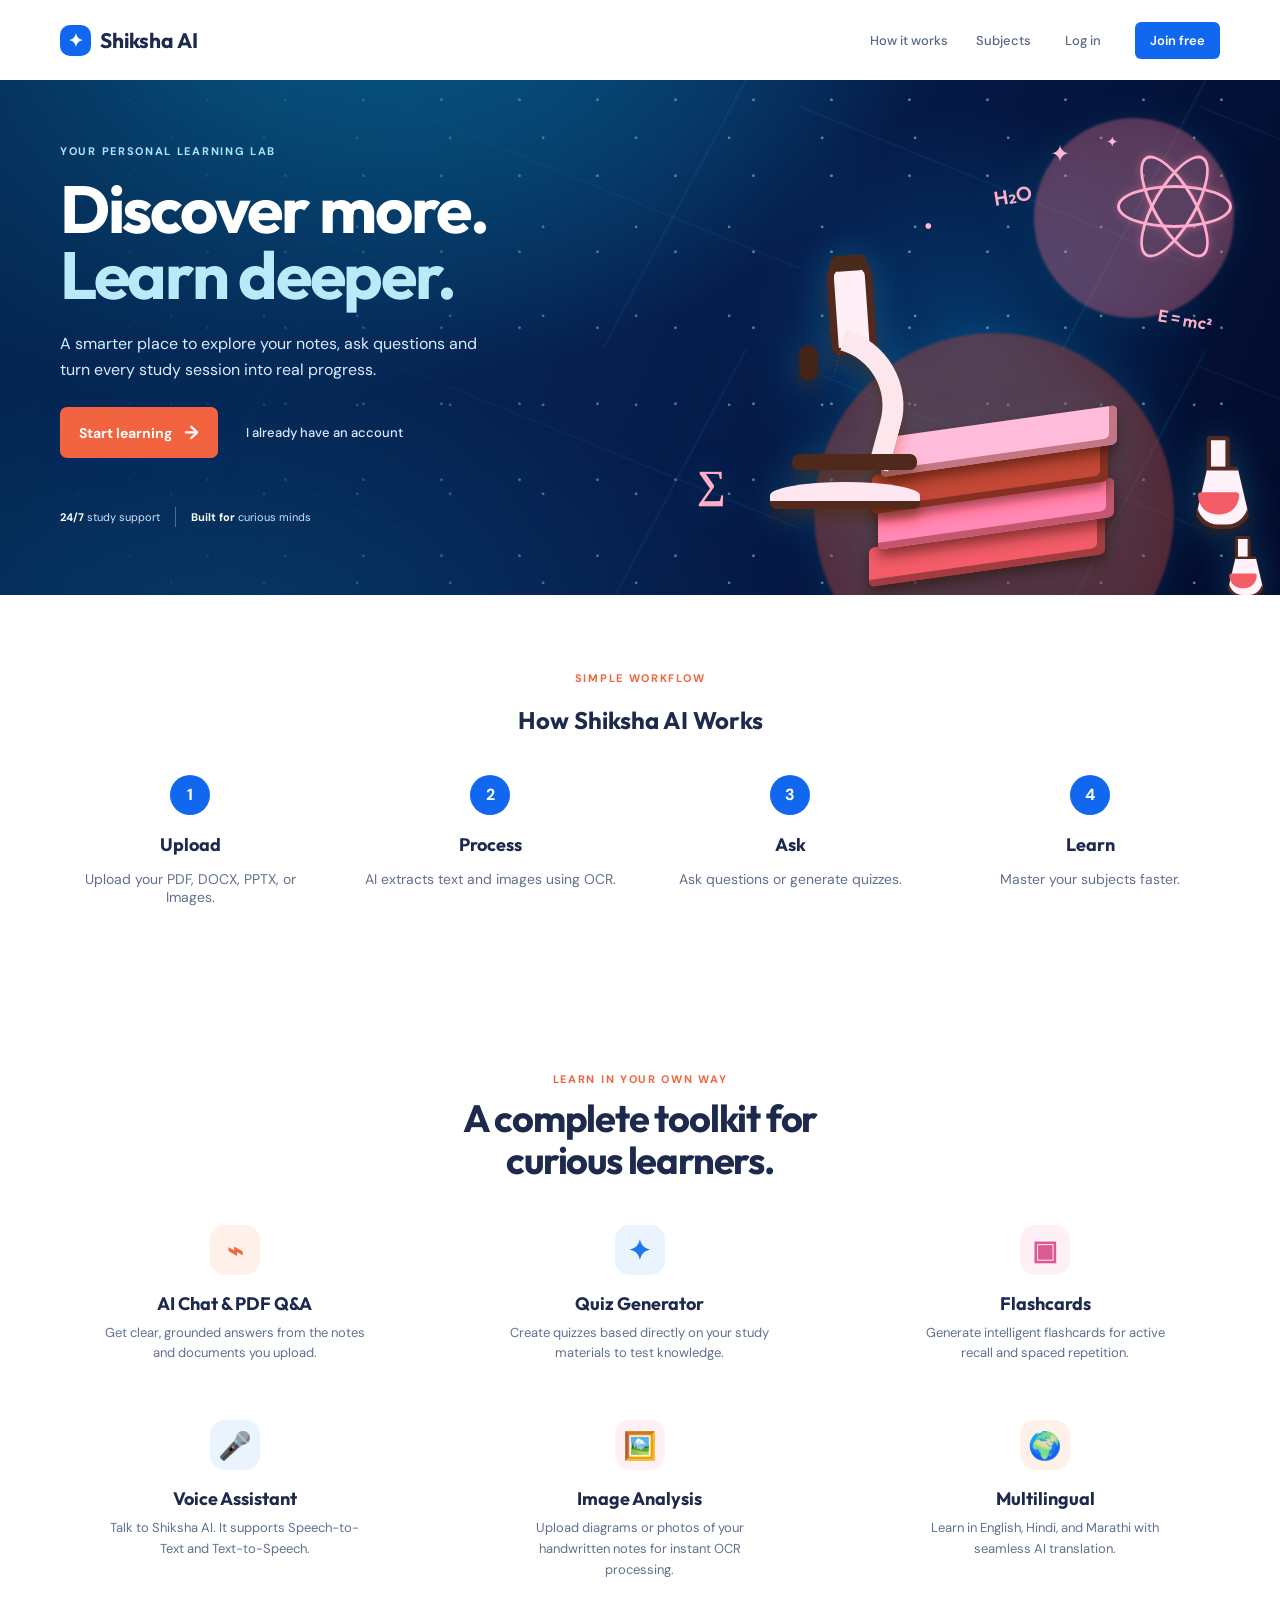
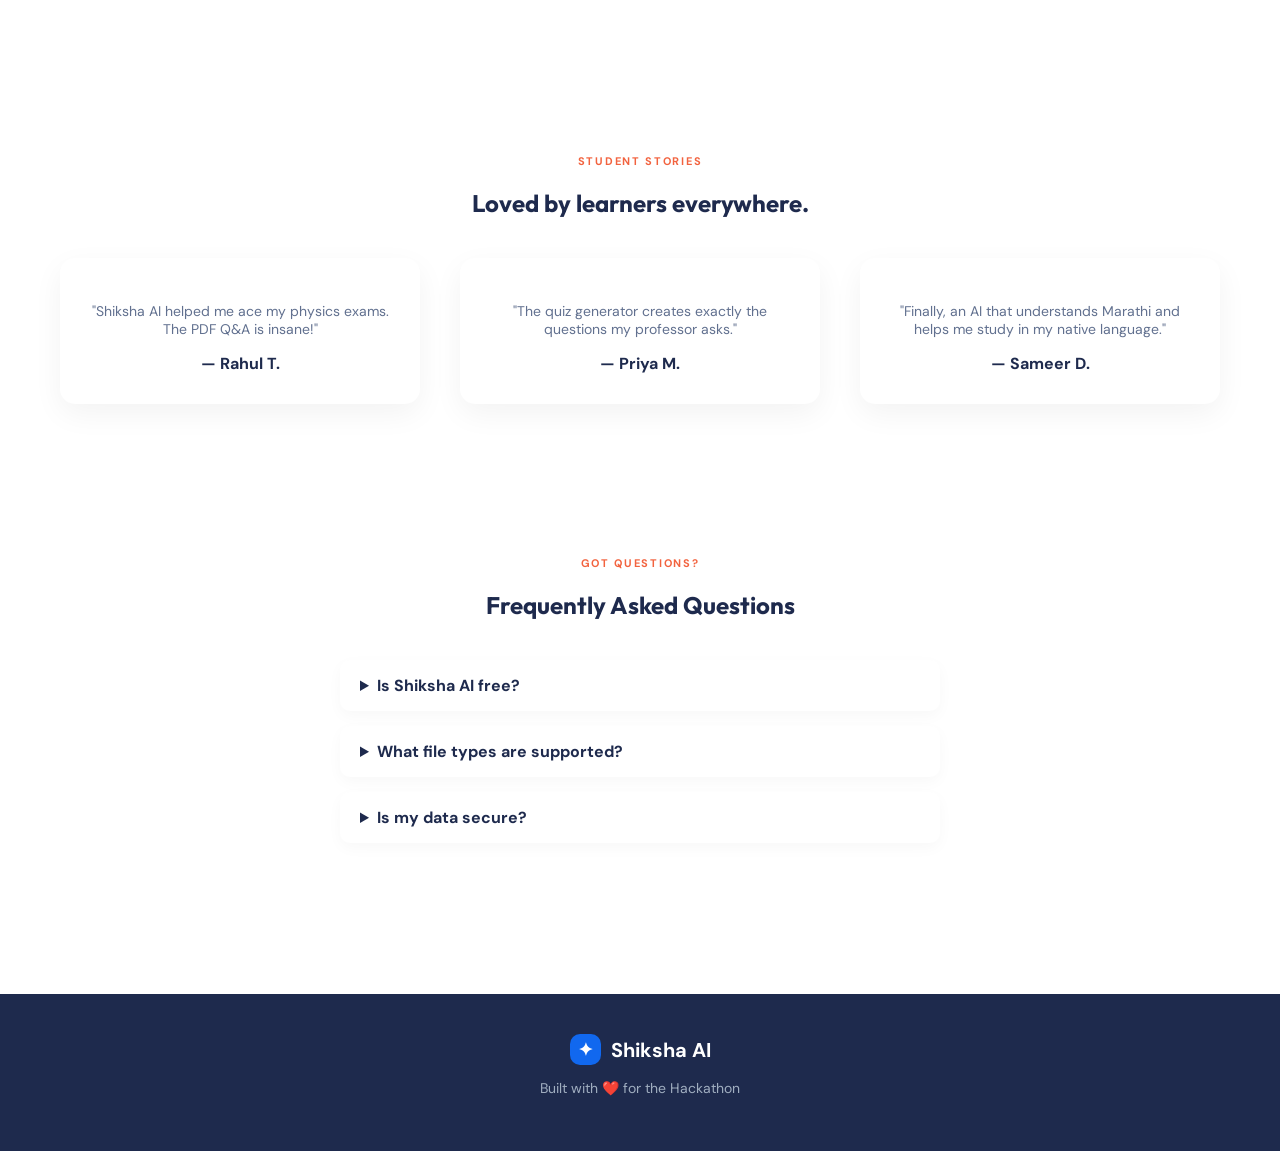
<file: frontend/index.html>
<!doctype html>
<html lang="en">
  <head>
    <meta charset="UTF-8" />
    <meta name="viewport" content="width=device-width, initial-scale=1.0" />
    <meta name="description" content="Shiksha AI, your science study companion." />
    <title>Shiksha AI — Learn with curiosity</title>
    <link rel="preconnect" href="https://fonts.googleapis.com" />
    <link rel="preconnect" href="https://fonts.gstatic.com" crossorigin />
    <link href="https://fonts.googleapis.com/css2?family=DM+Sans:wght@400;500;600;700&family=Outfit:wght@500;600;700&display=swap" rel="stylesheet" />
    <link rel="stylesheet" href="styles.css" />
    <link rel="stylesheet" href="tech-background.css" />
  </head>
  <body>
    <main>
      <nav class="nav container">
        <a class="brand" href="#top"><span class="brand-mark">✦</span><span>Shiksha AI</span></a>
        <div class="nav-links"><a href="#features">How it works</a><a href="#features">Subjects</a><button class="login-link" data-open-auth="login">Log in</button><button class="nav-join" data-open-auth="register">Join free</button></div>
      </nav>

      <section id="top" class="hero">
        <div class="container hero-layout">
          <div class="hero-copy">
            <p class="eyebrow">YOUR PERSONAL LEARNING LAB</p>
            <h1>Discover more.<br /><em>Learn deeper.</em></h1>
            <p class="hero-text">A smarter place to explore your notes, ask questions and turn every study session into real progress.</p>
            <div class="hero-actions"><button class="btn btn-coral" data-open-auth="register">Start learning <span>→</span></button><button class="text-action" data-open-auth="login">I already have an account</button></div>
            <div class="mini-stats"><span><b>24/7</b> study support</span><i></i><span><b>Built for</b> curious minds</span></div>
          </div>
          <div class="lab-art" aria-hidden="true">
            <div class="glow glow-a"></div><div class="glow glow-b"></div>
            <div class="atom"><i></i><i></i><i></i><b></b></div>
            <div class="books"><span></span><span></span><span></span><span></span></div>
            <div class="microscope"><div class="scope-head"></div><div class="scope-arm"></div><div class="scope-stage"></div><div class="scope-base"></div><div class="scope-eye"></div></div>
            <div class="flask flask-one"><i></i></div><div class="flask flask-two"><i></i></div>
            <div class="formula f-one">H₂O</div><div class="formula f-two">E = mc²</div><div class="formula f-three">∑</div>
            <div class="spark s-one">✦</div><div class="spark s-two">✦</div><div class="spark s-three">•</div>
          </div>
        </div>
      </section>

      <section id="how-it-works" class="how-it-works container">
        <p class="section-label">SIMPLE WORKFLOW</p>
        <h2>How Shiksha AI Works</h2>
        <div class="steps-grid">
          <article><div class="step-num">1</div><h3>Upload</h3><p>Upload your PDF, DOCX, PPTX, or Images.</p></article>
          <article><div class="step-num">2</div><h3>Process</h3><p>AI extracts text and images using OCR.</p></article>
          <article><div class="step-num">3</div><h3>Ask</h3><p>Ask questions or generate quizzes.</p></article>
          <article><div class="step-num">4</div><h3>Learn</h3><p>Master your subjects faster.</p></article>
        </div>
      </section>

      <section id="features" class="features container">
        <p class="section-label">LEARN IN YOUR OWN WAY</p>
        <h2>A complete toolkit for<br />curious learners.</h2>
        <div class="feature-grid">
          <article><div class="feature-icon orange">⌁</div><h3>AI Chat & PDF Q&A</h3><p>Get clear, grounded answers from the notes and documents you upload.</p></article>
          <article><div class="feature-icon blue">✦</div><h3>Quiz Generator</h3><p>Create quizzes based directly on your study materials to test knowledge.</p></article>
          <article><div class="feature-icon pink">▣</div><h3>Flashcards</h3><p>Generate intelligent flashcards for active recall and spaced repetition.</p></article>
          <article><div class="feature-icon blue">🎤</div><h3>Voice Assistant</h3><p>Talk to Shiksha AI. It supports Speech-to-Text and Text-to-Speech.</p></article>
          <article><div class="feature-icon pink">🖼️</div><h3>Image Analysis</h3><p>Upload diagrams or photos of your handwritten notes for instant OCR processing.</p></article>
          <article><div class="feature-icon orange">🌍</div><h3>Multilingual</h3><p>Learn in English, Hindi, and Marathi with seamless AI translation.</p></article>
        </div>
      </section>

      <section id="testimonials" class="testimonials container">
        <p class="section-label">STUDENT STORIES</p>
        <h2>Loved by learners everywhere.</h2>
        <div class="testimonial-grid">
          <article><p>"Shiksha AI helped me ace my physics exams. The PDF Q&A is insane!"</p><b>— Rahul T.</b></article>
          <article><p>"The quiz generator creates exactly the questions my professor asks."</p><b>— Priya M.</b></article>
          <article><p>"Finally, an AI that understands Marathi and helps me study in my native language."</p><b>— Sameer D.</b></article>
        </div>
      </section>

      <section id="faq" class="faq container">
        <p class="section-label">GOT QUESTIONS?</p>
        <h2>Frequently Asked Questions</h2>
        <div class="faq-list">
          <details><summary>Is Shiksha AI free?</summary><p>Yes, basic features are free during the hackathon period!</p></details>
          <details><summary>What file types are supported?</summary><p>We support PDF, DOCX, PPTX, TXT, and Images (PNG, JPG, WEBP).</p></details>
          <details><summary>Is my data secure?</summary><p>Absolutely. Your documents are stored securely and only used for your study sessions.</p></details>
        </div>
      </section>
    </main>

    <footer class="footer">
      <div class="container footer-content">
        <div class="footer-brand"><span class="brand-mark">✦</span> Shiksha AI</div>
        <p>Built with ❤️ for the Hackathon</p>
      </div>
    </footer>

    <dialog id="auth-dialog"><button class="close" aria-label="Close">×</button><div id="auth-content"></div></dialog>
    <template id="auth-template"><section class="auth-card"><div class="auth-top"><span class="brand-mark">✦</span><span>Shiksha AI</span></div><h2></h2><p class="muted"></p><form id="auth-form"><label class="name-field">Your name<input name="name" autocomplete="name" minlength="2" required /></label><label>Email address<input name="email" type="email" autocomplete="email" required /></label><label>Password<input name="password" type="password" autocomplete="current-password" minlength="8" maxlength="72" required /></label><p class="form-error" role="alert"></p><button class="btn btn-coral submit" type="submit"></button></form><p class="switch-auth"></p></section></template>
    <script src="app.js"></script>
  </body>
</html>
</file>
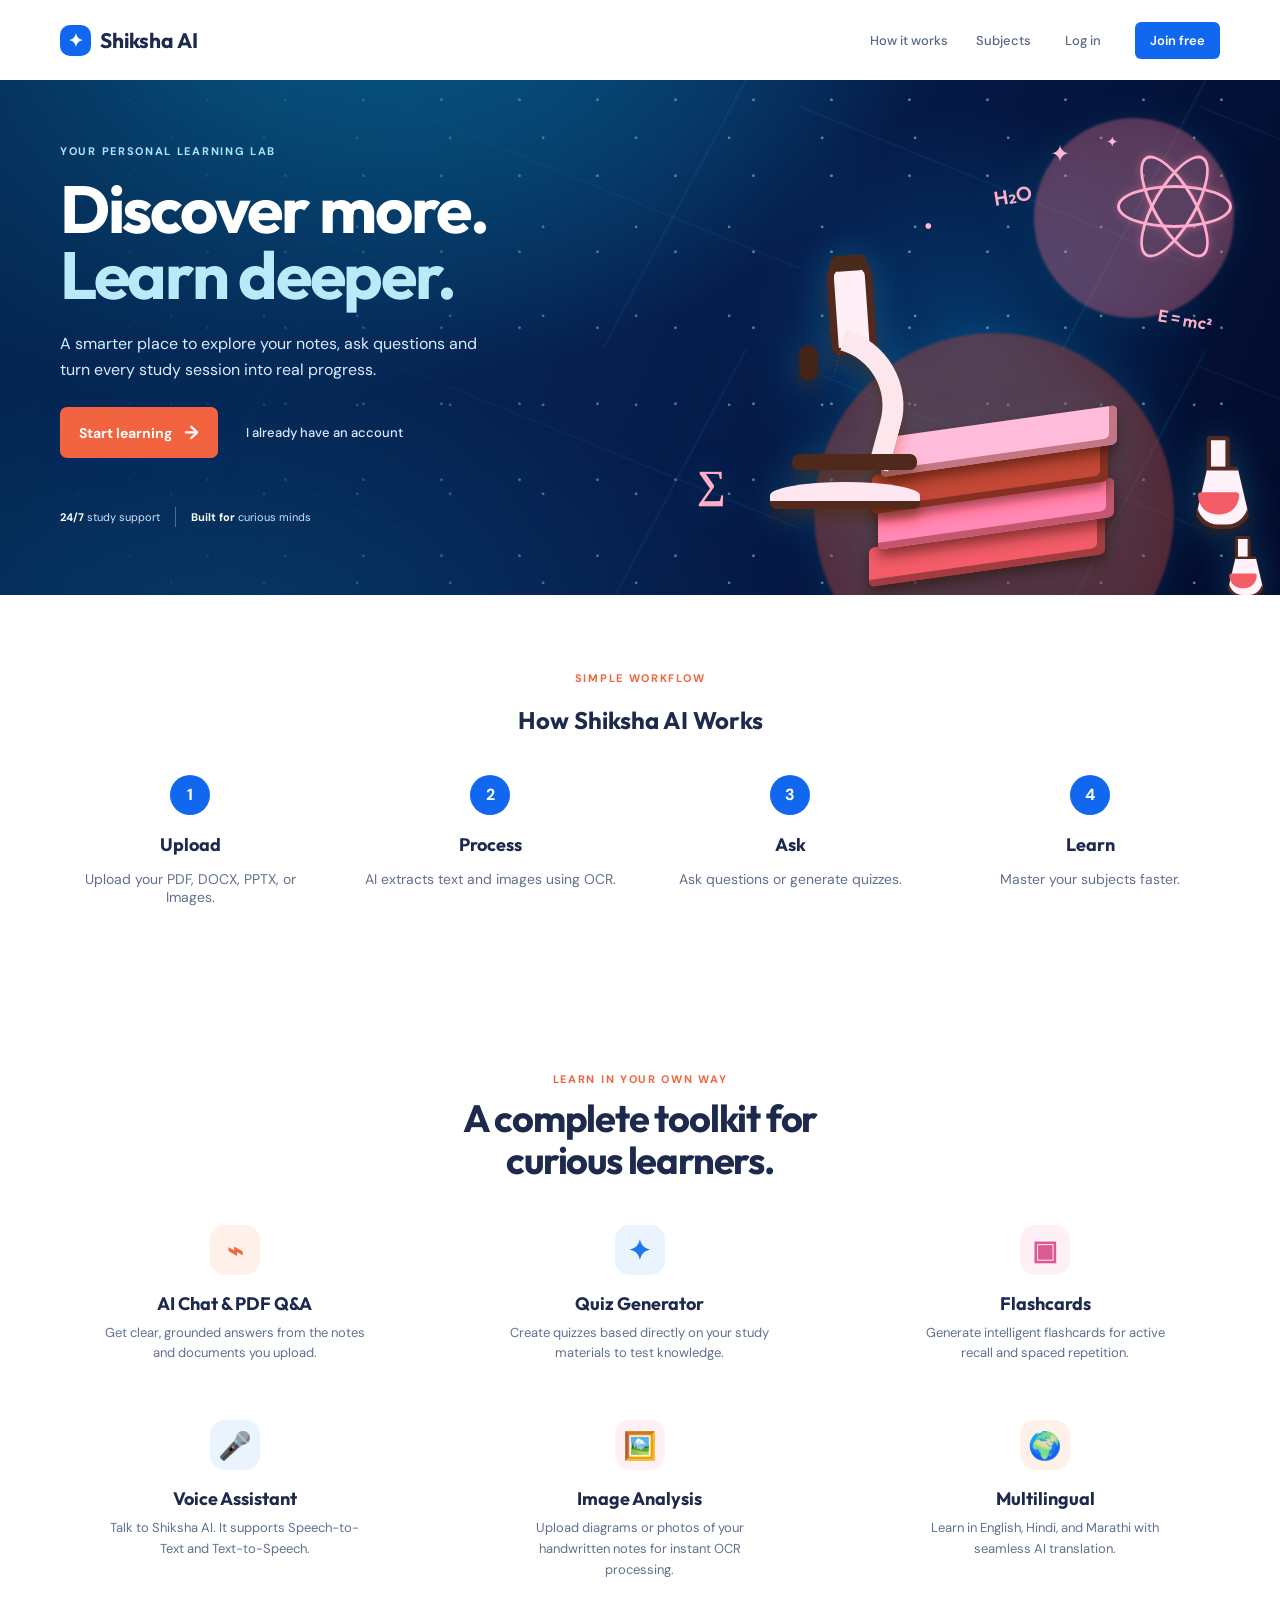
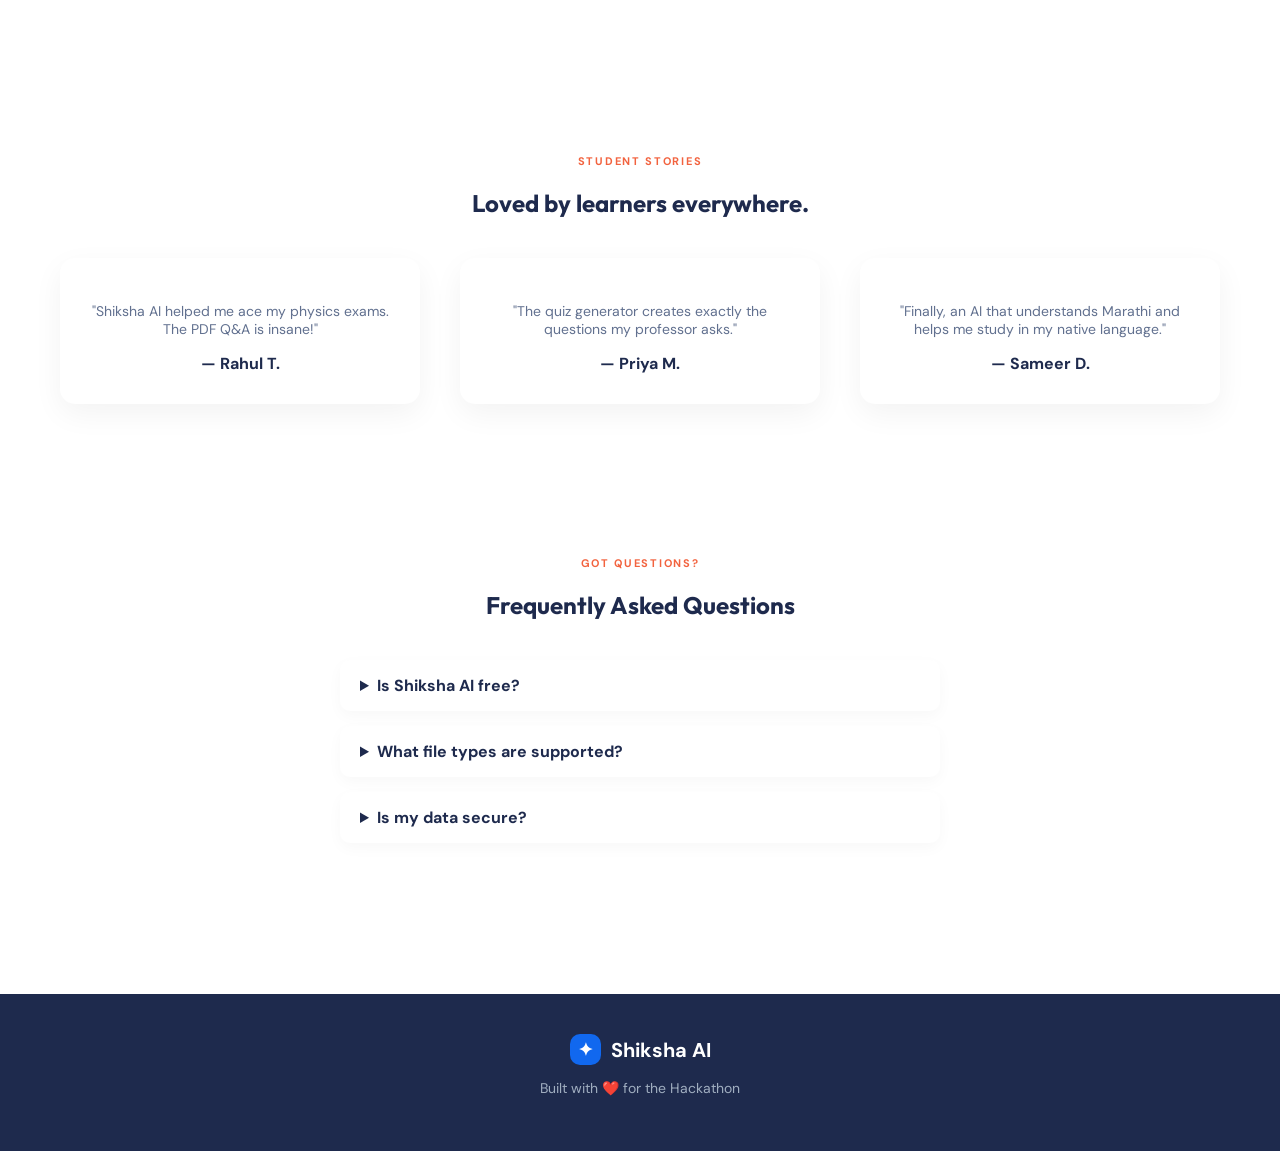
<file: frontend/dashboard.html>
<!doctype html>
<html lang="en">
<head>
  <meta charset="UTF-8" /><meta name="viewport" content="width=device-width, initial-scale=1" />
  <title>AI Study Dashboard — Shiksha AI</title>
  <link rel="preconnect" href="https://fonts.googleapis.com" /><link rel="preconnect" href="https://fonts.gstatic.com" crossorigin />
  <link href="https://fonts.googleapis.com/css2?family=DM+Sans:wght@400;500;600;700&family=Outfit:wght@500;600;700&display=swap" rel="stylesheet" />
  <link rel="stylesheet" href="styles.css" /><link rel="stylesheet" href="dashboard.css" /><link rel="stylesheet" href="button-columns.css" /><link rel="stylesheet" href="dashboard-background.css" />
</head>
<body>
  <div class="app-shell">
    <aside><a class="brand" href="index.html"><span class="brand-mark">✦</span> Shiksha AI</a><p class="side-label">AI LEARNING SPACE</p><nav><a class="active" href="#overview" data-view="overview">⌂ Overview</a><a href="#upload" data-action="upload">⌑ Upload & ask</a><a href="#chat" data-view="chat">✦ AI chat with notes</a><a href="#quizzes" data-view="quizzes">◉ AI quizzes</a><a href="#flashcards" data-view="flashcards">▣ Flashcards</a></nav><div class="ai-side-card"><span>✦</span><b>Shiksha AI is ready</b><small>Upload a file and learn with your own notes.</small></div><button id="logout">← Log out</button></aside>
    <main>
      <header><div><p class="section-label">YOUR AI LEARNING DESK</p><h1>👋 Good morning, <span id="student-name">Student</span>!</h1><p class="intro">Today's goal: <b>Finish Physics Chapter 3</b></p></div><div class="account-actions"><select id="language-selector" class="lang-select"><option value="English">English</option><option value="Hindi">Hindi</option><option value="Marathi">Marathi</option></select><div class="avatar" id="avatar">S</div><button id="logout-top" type="button">Log out</button></div></header>
      <section class="goal-banner"><div><span class="goal-icon">✦</span><div><small>CONTINUE WHERE YOU LEFT OFF</small><b>Ready to learn something new?</b><p>Upload your notes, then let AI explain, quiz and revise with you.</p></div></div><button class="btn btn-coral" data-action="chat">Start AI session <span>→</span></button></section>
      <section class="stats" aria-label="Study statistics"><article><span>🔥</span><small>Study streak</small><b>12 <em>Days</em></b></article><article><span>✦</span><small>Questions asked</small><b>138</b></article><article><span>📄</span><small>PDF uploaded</small><b>18</b></article><article><span>▣</span><small>Flashcards</small><b>230</b></article><article><span>◉</span><small>Quiz accuracy</small><b>84<em>%</em></b></article><article><span>◷</span><small>Study time</small><b>8 <em>Hours</em></b></article></section>
      <section class="dashboard-grid"><article class="panel upload-panel"><div class="panel-head"><div><p class="card-kicker">KNOWLEDGE BASE</p><h2>📄 Upload PDF & ask questions</h2></div><span class="ai-pill">AI powered</span></div><div id="drop-zone" class="drop-zone"><div class="upload-icon">↑</div><h3>Drag & drop your study file</h3><p>or <button data-action="upload">Browse files</button></p><small>Supports <b>PDF</b> <b>DOCX</b> <b>PPT</b> <b>TXT</b> <b>Images</b></small></div><div id="upload-status" class="upload-status" hidden></div></article>
        <article class="panel activity-panel"><div class="panel-head"><div><p class="card-kicker">YOUR PROGRESS</p><h2>Recent activity</h2></div><button class="quiet-btn" data-view="chat">View all</button></div><ol><li><span class="activity-dot blue"></span><div><b>AI answered 15 questions</b><small>Today · Physics</small></div></li><li><span class="activity-dot orange"></span><div><b>Completed flashcards</b><small>Yesterday · Chemistry</small></div></li><li><span class="activity-dot purple"></span><div><b>Generated a quiz</b><small>Yesterday · Mathematics</small></div></li><li><span class="activity-dot green"></span><div><b>Uploaded Physics.pdf</b><small>2 days ago</small></div></li></ol></article>
      </section>
      <section class="quick-actions"><div class="section-heading"><div><p class="section-label">⚡ QUICK ACTIONS</p><h2>Let AI help you study</h2></div></div><div class="actions-grid"><button data-action="upload"><span>📄</span><b>Upload PDF</b><small>Ask your own notes</small></button><button data-action="summary"><span>✧</span><b>Generate summary</b><small>Get the key ideas</small></button><button data-view="flashcards"><span>▣</span><b>Create flashcards</b><small>Revise faster</small></button><button data-view="quizzes"><span>◉</span><b>Practice quiz</b><small>Test yourself</small></button><button data-action="voice"><span>🎤</span><b>Voice assistant</b><small>Ask out loud</small></button></div></section>
      <section id="ai-workspace" class="workspace" hidden></section>
    </main>
  </div>
  <input id="file-input" type="file" accept=".pdf,.docx,.pptx,.txt,image/*" hidden />
  <script src="dashboard.js"></script>
</body>
</html>
</file>
<file: frontend/styles.css>
:root{--ink:#1e2a4d;--muted:#61708f;--blue:#1168ef;--deep:#154bd1;--coral:#f2633f;--paper:#fff;--line:#e7ebf3}*{box-sizing:border-box}html{scroll-behavior:smooth}body{margin:0;background:var(--paper);color:var(--ink);font:16px 'DM Sans',sans-serif}.container{width:min(1160px,calc(100% - 48px));margin:auto}.nav{height:80px;display:flex;align-items:center;justify-content:space-between}.brand,.auth-top{font:700 21px Outfit,sans-serif;color:var(--ink);text-decoration:none;display:flex;align-items:center;gap:9px}.brand-mark{display:grid;place-items:center;width:31px;height:31px;border-radius:10px;background:var(--blue);color:#fff;font-size:18px}.nav-links{display:flex;align-items:center;gap:28px}.nav-links a,.login-link{color:#596783;background:none;border:0;text-decoration:none;font:500 13px 'DM Sans';cursor:pointer}.nav-links a:hover,.login-link:hover{color:var(--blue)}.nav-join{border:0;border-radius:6px;padding:10px 15px;background:var(--blue);color:#fff;font:600 13px 'DM Sans';cursor:pointer}.hero{min-height:515px;overflow:hidden;background:linear-gradient(122deg,#056bf4 0%,#1359df 46%,#6d49bd 100%);position:relative}.hero:after{content:"";position:absolute;inset:0;background:radial-gradient(ellipse at 15% 110%,#925cbe99,transparent 36%);pointer-events:none}.hero-layout{height:515px;display:flex;align-items:center;position:relative;z-index:1}.hero-copy{width:52%;color:#fff;padding-bottom:4px}.eyebrow,.section-label{font-size:11px;font-weight:700;letter-spacing:1.7px;margin:0 0 18px}.eyebrow{color:#a8e7ff}.hero h1,h2,h3{font-family:Outfit,sans-serif}.hero h1{font-size:clamp(45px,5.2vw,69px);line-height:.99;letter-spacing:-2.3px;margin:0}.hero h1 em{font-style:normal;color:#b9eafa}.hero-text{max-width:450px;margin:23px 0;color:#d9ecff;line-height:1.65;font-size:16px}.hero-actions{display:flex;align-items:center;gap:22px}.btn{border:0;cursor:pointer;font:700 14px 'DM Sans';border-radius:7px}.btn-coral{padding:13px 19px;background:var(--coral);color:#fff;box-shadow:0 9px 20px #092a7461}.btn-coral:hover{background:#e95332}.btn-coral span{font-size:19px;margin-left:9px;vertical-align:-1px}.text-action{border:0;background:transparent;color:#d9ecff;font:500 13px 'DM Sans';cursor:pointer}.text-action:hover{text-decoration:underline}.mini-stats{display:flex;align-items:center;gap:15px;margin-top:49px;font-size:11px;color:#cfe5ff}.mini-stats b{color:#fff}.mini-stats i{width:1px;height:20px;background:#a6cdfd66}.lab-art{position:absolute;width:570px;height:500px;right:-19px;bottom:-18px}.glow{position:absolute;border-radius:50%;filter:blur(1px)}.glow-a{width:360px;height:360px;right:65px;bottom:-80px;background:#8f62c068}.glow-b{width:200px;height:200px;right:5px;top:5px;background:#2ca7f34d}.books{position:absolute;width:255px;height:178px;right:115px;bottom:44px;transform:skewY(-8deg)}.books span{position:absolute;left:0;width:236px;height:39px;border-radius:5px;box-shadow:inset -8px -7px #0000001c,0 7px 9px #20206942}.books span:nth-child(1){bottom:0;background:#ee5940}.books span:nth-child(2){bottom:36px;left:9px;background:#f9d94b}.books span:nth-child(3){bottom:72px;left:3px;background:#5ecec8}.books span:nth-child(4){bottom:108px;left:12px;background:#b2e7f1}.microscope{position:absolute;left:101px;bottom:82px;width:175px;height:270px;filter:drop-shadow(0 10px 7px #13227862)}.scope-head{position:absolute;width:45px;height:93px;border-radius:16px 16px 8px 8px;background:#e5f8f7;border:7px solid #15355b;left:59px;top:0;transform:rotate(-4deg)}.scope-head:after{content:"";position:absolute;width:37px;height:16px;background:#1e3155;border-radius:12px;top:-13px;left:-3px}.scope-arm{position:absolute;width:78px;height:126px;border:21px solid #d8f1f4;border-left:0;border-bottom:0;border-radius:0 80px 0 0;left:58px;top:77px;transform:rotate(15deg)}.scope-stage{position:absolute;width:125px;height:16px;border-radius:7px;background:#183358;bottom:61px;left:22px}.scope-base{position:absolute;width:150px;height:27px;background:#d5f3f2;border-radius:75% 75% 10px 10px;bottom:22px;left:0;border-bottom:8px solid #15355b}.scope-eye{position:absolute;width:19px;height:35px;border-radius:9px;background:#182c4c;left:29px;top:84px}.flask{position:absolute;filter:drop-shadow(0 8px 7px #14245c6b)}.flask:before{content:"";position:absolute;width:20px;height:53px;background:#e9faf6;border:6px solid #163657;border-radius:5px;left:19px;top:0}.flask:after{content:"";position:absolute;width:70px;height:75px;left:0;top:42px;background:#e6fbf8;border:6px solid #163657;border-radius:9px 9px 35px 35px;clip-path:polygon(25% 0,75% 0,100% 100%,0 100%)}.flask i{position:absolute;z-index:2;width:57px;height:31px;left:7px;top:78px;border-radius:5px 5px 30px 30px;background:#f35f39}.flask-one{right:46px;bottom:177px;transform:scale(.72)}.flask-two{right:13px;bottom:77px;transform:scale(.48)}.flask-two i{background:#f8d83e}.atom{position:absolute;right:0;top:37px;width:130px;height:115px}.atom i{position:absolute;width:115px;height:43px;border:3px solid #a9ddf7;border-radius:50%;left:8px;top:35px;transform:rotate(0deg)}.atom i:nth-child(2){transform:rotate(60deg)}.atom i:nth-child(3){transform:rotate(120deg)}.atom b{position:absolute;width:18px;height:18px;border-radius:50%;background:#f8d543;left:57px;top:48px}.formula{position:absolute;color:#c3e9ff;font:600 20px Outfit}.f-one{right:207px;top:70px;transform:rotate(-9deg)}.f-two{right:27px;top:196px;font-size:17px;transform:rotate(10deg)}.f-three{left:28px;bottom:105px;font-size:40px;color:#fbd442}.spark{position:absolute;color:#ffe052;font-size:24px}.s-one{right:169px;top:25px}.s-two{right:120px;top:19px;font-size:15px}.s-three{left:255px;top:97px;color:#a7edf9}.features{text-align:center;padding:76px 0 98px}.section-label{color:var(--coral);margin-bottom:12px}.features h2{font-size:38px;line-height:1.1;letter-spacing:-1.2px;margin:0 0 43px}.feature-grid{display:grid;grid-template-columns:repeat(3,1fr);gap:56px;text-align:center}.feature-icon{width:50px;height:50px;border-radius:15px;margin:0 auto 17px;display:grid;place-items:center;font:700 27px Outfit}.orange{background:#fff1e9;color:#f1683f}.blue{background:#eaf4ff;color:#2377ed}.pink{background:#fff0f6;color:#d95a94}.feature-grid h3{font-size:18px;margin:0 0 8px}.feature-grid p{font-size:13px;line-height:1.6;color:var(--muted);margin:auto;max-width:270px}dialog{border:0;background:transparent;padding:0;max-width:min(430px,calc(100% - 30px))}dialog::backdrop{background:#071a3a9c;backdrop-filter:blur(5px)}.close{position:absolute;right:12px;top:10px;z-index:1;border:0;background:transparent;color:#6a7893;font-size:26px;cursor:pointer}.auth-card{background:#fff;border-radius:17px;padding:32px;box-shadow:0 22px 55px #04152b52}.auth-top{font-size:19px}.auth-top .brand-mark{width:28px;height:28px;font-size:15px}.auth-card h2{font-size:28px;line-height:1.1;margin:27px 0 7px}.muted{color:var(--muted);font-size:14px;margin:0 0 22px}.auth-card form{display:grid;gap:15px}.auth-card label{font-size:13px;font-weight:600;display:grid;gap:6px}.auth-card input{width:100%;border:1px solid #d8dfeb;background:#fbfcff;color:var(--ink);border-radius:8px;padding:12px;font:inherit}.auth-card input:focus{outline:2px solid #3281f540;border-color:var(--blue)}.submit{margin-top:4px}.form-error{min-height:18px;margin:0;color:#d94747;font-size:13px}.switch-auth{font-size:13px;text-align:center;color:var(--muted)}.switch-auth button{background:none;border:0;color:var(--blue);font:inherit;font-weight:700;cursor:pointer}@media(max-width:760px){.container{width:min(100% - 34px,600px)}.nav{height:68px}.nav-links a{display:none}.nav-links{gap:12px}.hero-layout{height:auto;min-height:640px;align-items:flex-start}.hero-copy{width:100%;padding-top:66px;text-align:center}.hero-text{margin-left:auto;margin-right:auto}.hero-actions{justify-content:center}.mini-stats{justify-content:center;margin-top:35px}.lab-art{opacity:.72;transform:scale(.74);transform-origin:right bottom;right:-102px;bottom:-46px}.feature-grid{grid-template-columns:1fr;gap:35px}.features{padding:60px 0}.features h2{font-size:31px}.hero h1{font-size:48px}}@media(max-width:390px){.login-link{display:none}.hero-copy{padding-top:50px}.lab-art{transform:scale(.63);right:-140px}.hero-actions{gap:10px}.btn-coral{padding:12px 14px}}
.how-it-works, .testimonials, .faq { text-align: center; padding: 76px 0; }
.steps-grid, .testimonial-grid { display: grid; grid-template-columns: repeat(auto-fit, minmax(250px, 1fr)); gap: 40px; margin-top: 40px; }
.step-num { width: 40px; height: 40px; border-radius: 50%; background: var(--blue); color: white; display: grid; place-items: center; margin: 0 auto 15px; font-weight: bold; }
.steps-grid h3, .testimonial-grid h3 { font-size: 18px; margin-bottom: 10px; }
.steps-grid p, .testimonial-grid p { color: var(--muted); font-size: 14px; }
.testimonial-grid article { background: #fff; padding: 30px; border-radius: 15px; box-shadow: 0 10px 30px rgba(0,0,0,0.05); }
.testimonial-grid b { display: block; margin-top: 15px; color: var(--ink); }
.faq-list { max-width: 600px; margin: 40px auto 0; text-align: left; }
.faq-list details { background: #fff; padding: 15px 20px; border-radius: 10px; margin-bottom: 15px; box-shadow: 0 5px 15px rgba(0,0,0,0.03); cursor: pointer; }
.faq-list summary { font-weight: bold; outline: none; }
.faq-list p { margin-top: 10px; color: var(--muted); font-size: 14px; }
.footer { background: var(--ink); color: white; padding: 40px 0; text-align: center; margin-top: 60px; }
.footer-brand { font-size: 20px; font-weight: bold; display: flex; align-items: center; justify-content: center; gap: 10px; margin-bottom: 10px; }
.footer p { color: #a0aec0; font-size: 14px; }
</file>
<file: frontend/tech-background.css>
/* Deep-blue AI learning atmosphere inspired by the supplied reference. */
.hero {
  isolation: isolate;
  background:
    radial-gradient(ellipse at 19% -12%, #0880ab 0%, transparent 47%),
    radial-gradient(circle at 76% 50%, #078edb45 0%, transparent 23%),
    linear-gradient(112deg, #043866 0%, #061f50 48%, #030a2b 100%);
}

.hero::before {
  content: "";
  position: absolute;
  inset: 0;
  z-index: 0;
  opacity: .52;
  pointer-events: none;
  background-image:
    linear-gradient(118deg, transparent 0 47%, #30d8ff21 47.2% 47.45%, transparent 47.7% 100%),
    linear-gradient(22deg, transparent 0 55%, #42dffa1c 55.2% 55.4%, transparent 55.7% 100%),
    radial-gradient(circle at 66% 26%, #78ebff 0 1px, transparent 1.8px),
    radial-gradient(circle at 84% 65%, #78ebff 0 1px, transparent 1.8px);
  background-size: 460px 270px, 400px 260px, 78px 76px, 93px 89px;
  -webkit-mask-image: linear-gradient(90deg, transparent 0%, #000 40%, #000 100%);
  mask-image: linear-gradient(90deg, transparent 0%, #000 40%, #000 100%);
}

.hero::after {
  z-index: 0;
  background:
    radial-gradient(ellipse at 18% 110%, #0aa9d229, transparent 37%),
    linear-gradient(90deg, #051c47aa 0%, transparent 65%);
}

.lab-art { filter: saturate(.78) hue-rotate(154deg) drop-shadow(0 0 18px #25d8ff3d); }
.glow-a { background: #006abf6b; }
.glow-b { background: #08b7ef54; }
.books span { box-shadow: inset -8px -7px #00142c66, 0 7px 14px #00112c8c; }
.books span:nth-child(1), .flask i { background: #0099d8; }
.books span:nth-child(2) { background: #1ad5ee; }
.books span:nth-child(3) { background: #0871ca; }
.books span:nth-child(4) { background: #73efff; }
.atom i { border-color: #58e8ff; box-shadow: 0 0 10px #00cfff55; }
.atom b, .spark, .f-three { color: #63efff; background: none; }
.formula { color: #66dff8; }

@media (max-width: 760px) {
  .hero::before { opacity: .3; -webkit-mask-image: none; mask-image: none; }
}
</file>
<file: frontend/dashboard.css>
:root{--navy:#142342;--ink:#1a2950;--muted:#72809a;--line:#e8edf5;--soft:#f7f9fd;--blue:#1769ec;--coral:#f2633f}body{background:#f7f9fd;color:var(--ink)}.app-shell{min-height:100vh;display:grid;grid-template-columns:245px 1fr}

/* ── Language Selector ── */
.lang-select{border:1px solid var(--line);border-radius:8px;padding:7px 10px;font:13px 'DM Sans';color:var(--ink);background:#fff;cursor:pointer;outline:none}.lang-select:focus{border-color:var(--blue)}.account-actions{display:flex;align-items:center;gap:12px}

/* ── Chat Bubbles ── */
.chat-messages{display:flex;flex-direction:column;gap:12px;padding:16px 4px;min-height:200px;max-height:420px;overflow-y:auto;scroll-behavior:smooth}.chat-bubble{max-width:82%;padding:12px 16px;border-radius:18px;font-size:13px;line-height:1.65;animation:bubblePop .25s ease-out}@keyframes bubblePop{from{opacity:0;transform:translateY(8px)}to{opacity:1;transform:translateY(0)}}.user-bubble{align-self:flex-end;background:linear-gradient(135deg,#1769ec,#4f8ef7);color:#fff;border-bottom-right-radius:4px}.ai-bubble{align-self:flex-start;background:#fff;border:1px solid var(--line);color:var(--ink);border-bottom-left-radius:4px;box-shadow:0 2px 8px rgba(0,0,0,.06)}.ai-bubble .bubble-content p{margin:0;white-space:pre-wrap}.ai-bubble .source-card{margin-top:10px;border-top:1px solid var(--line);padding-top:8px}

/* ── Typing Indicator ── */
.typing-indicator{display:flex;align-items:center;gap:4px;padding:10px 14px;background:#fff;border:1px solid var(--line);border-radius:18px;border-bottom-left-radius:4px;align-self:flex-start;width:fit-content}.typing-dot{width:7px;height:7px;border-radius:50%;background:#9babc5;animation:typingBounce 1.2s infinite}.typing-dot:nth-child(2){animation-delay:.2s}.typing-dot:nth-child(3){animation-delay:.4s}@keyframes typingBounce{0%,60%,100%{transform:translateY(0)}30%{transform:translateY(-6px)}}

/* ── 3D Flashcard Flip ── */
.flashcards-result{display:grid;grid-template-columns:repeat(auto-fill,minmax(240px,1fr));gap:18px;margin-top:20px}.flashcard-container{perspective:1000px;height:170px;cursor:pointer}.flashcard-inner{position:relative;width:100%;height:100%;transition:transform .55s cubic-bezier(.4,0,.2,1);transform-style:preserve-3d}.flashcard-inner.flipped{transform:rotateY(180deg)}.flashcard-front,.flashcard-back{position:absolute;inset:0;backface-visibility:hidden;border-radius:14px;display:flex;flex-direction:column;justify-content:center;align-items:center;text-align:center;padding:20px}.flashcard-front{background:linear-gradient(135deg,#f0f7ff,#dce9ff);border:1.5px solid #c0d8f9}.flashcard-front small{font-size:9px;letter-spacing:1.2px;color:var(--coral);font-weight:700;position:absolute;top:12px;left:14px}.flashcard-front h3{font:600 14px Outfit;color:var(--ink);margin:0}.click-hint{font-size:10px;color:var(--muted);position:absolute;bottom:10px;right:12px}.flashcard-back{background:linear-gradient(135deg,#1769ec,#315bd8);color:#fff;transform:rotateY(180deg);border:none}.flashcard-back p{font-size:12px;line-height:1.6;margin:0}

/* ── Toast Notifications ── */
#toast-container{position:fixed;bottom:24px;right:24px;z-index:9999;display:flex;flex-direction:column;gap:10px;pointer-events:none}.toast{padding:12px 18px;border-radius:10px;font-size:13px;font-weight:500;color:#fff;box-shadow:0 8px 24px rgba(0,0,0,.15);animation:toastIn .3s ease-out;pointer-events:all}.toast.success{background:linear-gradient(135deg,#2ea86a,#38c07c)}.toast.error{background:linear-gradient(135deg,#e04040,#e85a5a)}.toast.info{background:linear-gradient(135deg,#1769ec,#4f8ef7)}.toast.removing{animation:toastOut .3s ease-in forwards}@keyframes toastIn{from{opacity:0;transform:translateX(40px)}to{opacity:1;transform:translateX(0)}}@keyframes toastOut{from{opacity:1;transform:translateX(0)}to{opacity:0;transform:translateX(40px)}}

/* ── Chat Header with voice button active ── */
.chat-header{margin-bottom:4px}.tool-button.listening{background:#fee;color:#e04040;animation:pulse .8s infinite alternate}@keyframes pulse{from{box-shadow:0 0 0 0 rgba(224,64,64,.4)}to{box-shadow:0 0 0 6px rgba(224,64,64,0)}}

/* ── Upload status toast fix ── */
.upload-ready{background:#f0fff4;border:1px solid #a0e4bc;border-radius:8px;padding:12px;font-size:12px;color:#1a6a3a;margin-top:10px}.upload-ready button{background:none;border:none;color:var(--blue);font-weight:700;cursor:pointer}aside{background:#101b33;padding:27px 18px;display:flex;flex-direction:column;color:white}.brand{color:white;font-size:20px}.brand-mark{width:29px;height:29px;font-size:15px}.side-label{color:#8292b2;font-size:10px;letter-spacing:1.2px;font-weight:700;margin:47px 12px 12px}aside nav{display:grid;gap:5px}aside nav a{color:#a5b2c9;padding:11px 13px;border-radius:8px;text-decoration:none;font-size:13px}aside nav a.active,aside nav a:hover{background:#27385a;color:#fff;font-weight:600}.ai-side-card{margin:28px 5px;padding:15px;background:linear-gradient(140deg,#253a68,#1b2d52);border:1px solid #455887;border-radius:12px;display:grid;gap:6px}.ai-side-card span{color:#82dffc}.ai-side-card b{font-size:12px}.ai-side-card small{font-size:11px;line-height:1.45;color:#afbdd5}aside>#logout{margin-top:auto;color:#9babc5;background:transparent;border:0;text-align:left;font:13px 'DM Sans';padding:10px;cursor:pointer}main{padding:39px min(5vw,76px) 70px;max-width:1600px;width:100%;margin:auto}header{display:flex;justify-content:space-between;align-items:flex-start}header h1{font:600 clamp(29px,3vw,42px) Outfit;margin:8px 0 6px;letter-spacing:-1.3px}header h1 span{color:var(--blue)}.intro{margin:0;color:var(--muted);font-size:14px}.intro b{color:#3f4f70}.avatar{height:43px;width:43px;border-radius:13px;background:#ddebff;color:var(--blue);display:grid;place-items:center;font-weight:700}.section-label,.card-kicker{font-size:10px;letter-spacing:1.35px;font-weight:700;color:var(--coral);margin:0}.goal-banner{margin:29px 0 23px;background:linear-gradient(100deg,#1769ec,#315bd8 60%,#7250bd);border-radius:15px;padding:20px 23px;display:flex;justify-content:space-between;align-items:center;color:#fff;box-shadow:0 13px 28px #1c4a9b22}.goal-banner>div{display:flex;gap:15px;align-items:center}.goal-icon{width:40px;height:40px;background:#ffffff23;border:1px solid #ffffff59;border-radius:12px;display:grid;place-items:center;font-size:19px}.goal-banner small{font-size:9px;letter-spacing:1.25px;color:#b9e8ff;font-weight:bold}.goal-banner b{display:block;font:600 18px Outfit;margin-top:3px}.goal-banner p{margin:3px 0 0;color:#dceaff;font-size:12px}.btn-coral{white-space:nowrap}.stats{display:grid;grid-template-columns:repeat(6,1fr);gap:12px;margin-bottom:23px}.stats article{background:#fff;border:1px solid var(--line);border-radius:11px;padding:14px 12px;min-height:104px}.stats span{font-size:18px}.stats small{display:block;margin:10px 0 5px;color:var(--muted);font-size:10px}.stats b{font:600 23px Outfit}.stats em{font:500 11px Outfit;color:var(--muted);font-style:normal}.dashboard-grid{display:grid;grid-template-columns:1.55fr 1fr;gap:18px}.panel,.workspace{background:#fff;border:1px solid var(--line);border-radius:14px;padding:22px}.panel-head{display:flex;justify-content:space-between;align-items:flex-start}.panel h2,.workspace h2{font:600 19px Outfit;margin:5px 0 0}.ai-pill{background:#e8f4ff;color:#1970da;font-size:10px;font-weight:700;padding:6px 9px;border-radius:20px}.drop-zone{border:1.5px dashed #9cbce9;border-radius:11px;background:#f9fbff;text-align:center;padding:21px 12px 17px;margin-top:17px}.upload-icon{margin:auto;width:34px;height:34px;border-radius:11px;background:#e5f1ff;color:var(--blue);font-size:23px;line-height:30px}.drop-zone h3{font:600 15px Outfit;margin:10px 0 3px}.drop-zone p{font-size:12px;color:var(--muted);margin:0}.drop-zone button{background:none;border:0;color:var(--blue);font:600 12px 'DM Sans';cursor:pointer}.drop-zone small{display:block;margin-top:12px;color:#99a5b8;font-size:10px}.drop-zone small b{background:#edf1f7;color:#61708b;margin:0 2px;padding:3px 5px;border-radius:4px}.upload-status{margin-top:16px;border-top:1px solid var(--line);padding-top:13px}.processing-title{display:flex;justify-content:space-between;font-size:12px;font-weight:700}.processing-bar{height:6px;border-radius:4px;background:#e6edf8;margin:10px 0 12px;overflow:hidden}.processing-bar i{display:block;height:100%;border-radius:inherit;background:linear-gradient(90deg,#2484ee,#7260d4);transition:width .35s}.process-list{display:grid;grid-template-columns:repeat(2,1fr);gap:8px;font-size:11px;color:var(--muted)}.process-list span.done{color:#399463;font-weight:600}.process-list span.active{color:var(--blue);font-weight:700}.activity-panel ol{margin:17px 0 0;padding:0;list-style:none;display:grid;gap:16px}.activity-panel li{display:flex;gap:10px;align-items:center}.activity-panel li b{font-size:12px;display:block}.activity-panel li small{font-size:10px;color:var(--muted);display:block;margin-top:3px}.activity-dot{width:9px;height:9px;border-radius:50%;flex:none}.blue{background:#3489ed}.orange{background:#f5794f}.purple{background:#8860db}.green{background:#49a880}.quiet-btn{border:0;background:transparent;color:var(--blue);font:600 11px 'DM Sans';cursor:pointer}.quick-actions{margin-top:29px}.section-heading{display:flex;justify-content:space-between;align-items:end;margin-bottom:14px}.section-heading h2{font:600 21px Outfit;margin:5px 0 0}.actions-grid{display:grid;grid-template-columns:repeat(5,1fr);gap:12px}.actions-grid button{padding:17px 12px;text-align:left;background:#fff;border:1px solid var(--line);border-radius:11px;cursor:pointer;color:var(--ink)}.actions-grid button:hover{border-color:#78a9ed;box-shadow:0 5px 14px #1d5caa12}.actions-grid span{font-size:20px;display:block;margin-bottom:11px}.actions-grid b{font:600 13px Outfit;display:block}.actions-grid small{font-size:10px;color:var(--muted);display:block;margin-top:4px}.workspace{margin-top:22px}.workspace[hidden]{display:none}.chat-layout{display:grid;grid-template-columns:1.35fr .65fr;gap:20px}.chat-box{margin-top:18px;border:1px solid var(--line);border-radius:11px;overflow:hidden}.chat-box textarea{border:0;resize:vertical;min-height:85px;width:100%;padding:14px;font:14px 'DM Sans';color:var(--ink);outline:0}.chat-tools{border-top:1px solid var(--line);padding:9px;display:flex;gap:7px;align-items:center}.tool-button{border:0;background:#f2f6fc;border-radius:7px;padding:6px 8px;cursor:pointer}.chat-tools .btn{margin-left:auto}.example-questions{margin-top:16px}.example-questions p{font-size:11px;color:var(--muted);margin:0 0 7px}.example-questions button{background:#f0f5fc;border:0;border-radius:20px;color:#52627f;margin:0 5px 6px 0;padding:7px 10px;font:11px 'DM Sans';cursor:pointer}.chat-answer{margin-top:16px;padding:16px;background:#f7fbff;border:1px solid #dceafa;border-radius:11px}.chat-answer h3{font:600 14px Outfit;margin:0 0 8px;color:var(--blue)}.chat-answer p{margin:0;font-size:13px;line-height:1.65;white-space:pre-wrap}.source-card{margin-top:13px;border-top:1px solid #dceafa;padding-top:10px;display:flex;gap:9px;align-items:center}.source-card>span{background:#e6f1ff;color:var(--blue);border-radius:7px;padding:7px}.source-card small{display:block;color:var(--muted);font-size:10px}.source-card b{font-size:11px}.confidence{margin-left:auto;color:#268957;font-size:11px;font-weight:700}.chat-side{background:#f8faff;border-radius:10px;padding:15px}.chat-side h3{font:600 14px Outfit;margin:0 0 11px}.chat-side p{font-size:11px;line-height:1.5;color:var(--muted)}.history-item{display:block;width:100%;text-align:left;background:transparent;border:0;border-top:1px solid var(--line);padding:11px 0;color:#53627d;font:11px 'DM Sans';cursor:pointer}.workspace-message{color:#cf4f45;font-size:12px;margin:10px 0 0}.view-content{text-align:center;padding:10px 0}.view-content p{color:var(--muted);font-size:13px;line-height:1.6}.inline-form{display:flex;gap:8px;max-width:600px;margin:15px auto}.inline-form input{flex:1;border:1px solid var(--line);border-radius:8px;padding:11px;font:13px 'DM Sans'}.quiz-result{max-width:700px;text-align:left;margin:20px auto}.quiz-question{padding:12px;background:#f8faff;border:1px solid var(--line);border-radius:8px;margin-top:8px;font-size:13px}.quiz-question p{color:var(--blue)}@media(max-width:1150px){.stats{grid-template-columns:repeat(3,1fr)}.actions-grid{grid-template-columns:repeat(3,1fr)}}@media(max-width:850px){.app-shell{grid-template-columns:1fr}aside{display:none}main{padding:28px 20px}.dashboard-grid,.chat-layout{grid-template-columns:1fr}.goal-banner{align-items:flex-start;gap:15px;flex-direction:column}.stats{grid-template-columns:repeat(3,1fr)}}@media(max-width:520px){header h1{font-size:29px}.goal-banner{padding:18px}.goal-banner p{display:none}.stats{grid-template-columns:repeat(2,1fr)}.actions-grid{grid-template-columns:repeat(2,1fr)}.stats article{min-height:90px}.inline-form{flex-direction:column}}
</file>
<file: frontend/button-columns.css>
/* Clickable study-tool columns */
.quick-actions .section-heading::after {
  content: 'Select a column to get started';
  color: var(--muted);
  font-size: 11px;
}

.actions-grid {
  grid-template-columns: repeat(5, minmax(0, 1fr));
}

.actions-grid button {
  min-height: 128px;
  position: relative;
  display: flex;
  flex-direction: column;
  justify-content: space-between;
  padding: 16px 14px;
  transition: border-color .18s, box-shadow .18s, transform .18s;
}

.actions-grid button::after {
  content: '→';
  position: absolute;
  right: 13px;
  bottom: 12px;
  color: var(--blue);
  font-size: 17px;
  font-weight: 700;
}

.actions-grid button:hover {
  box-shadow: 0 8px 18px #1d5caa18;
  transform: translateY(-2px);
}

.actions-grid button:focus-visible {
  outline: 3px solid #90c2ff;
  outline-offset: 2px;
}

.actions-grid span {
  width: 35px;
  height: 35px;
  display: grid;
  place-items: center;
  border-radius: 10px;
  background: #edf5ff;
  margin: 0;
}

.actions-grid small {
  max-width: calc(100% - 18px);
  line-height: 1.4;
}

@media (max-width: 1150px) {
  .actions-grid { grid-template-columns: repeat(3, 1fr); }
}

@media (max-width: 520px) {
  .quick-actions .section-heading::after { display: none; }
  .actions-grid { grid-template-columns: repeat(2, 1fr); }
  .actions-grid button { min-height: 115px; }
}
</file>
<file: frontend/dashboard-background.css>
/* Post-signup learning dashboard background. */
.app-shell {
  background:
    radial-gradient(circle at 82% 6%, #12a8ad30, transparent 27%),
    radial-gradient(circle at 8% 85%, #057eaa2b, transparent 31%),
    linear-gradient(135deg, #022c40 0%, #032838 46%, #061c32 100%);
}

main {
  position: relative;
  isolation: isolate;
}

main::before {
  content: "";
  position: fixed;
  inset: 0 0 0 245px;
  z-index: 0;
  pointer-events: none;
  opacity: .38;
  background-image:
    linear-gradient(90deg, #42e7ed45 0 10px, transparent 10px 27px, #42e7ed25 27px 29px, transparent 29px),
    linear-gradient(0deg, transparent 48%, #43dce22e 49%, transparent 50%),
    radial-gradient(circle, #8cffff 0 1.3px, transparent 2px);
  background-size: 145px 3px, 210px 125px, 66px 57px;
  -webkit-mask-image: linear-gradient(90deg, transparent, #000 12%, #000 90%, transparent);
  mask-image: linear-gradient(90deg, transparent, #000 12%, #000 90%, transparent);
}

main > * { position: relative; z-index: 1; }

aside { background: #031c31e8; border-right: 1px solid #39cbd531; }
aside nav a.active, aside nav a:hover { background: #0d526a; }
.ai-side-card { background: linear-gradient(140deg, #0a536c, #063249); border-color: #31c6d060; }

header h1 { color: #f1ffff; }
header h1 span { color: #5cf4f4; }
.intro { color: #b7d6dd; }
.intro b { color: #edffff; }
.avatar { background: #bdf8f7; color: #056277; }

.goal-banner { background: linear-gradient(100deg, #05738d, #087d96 60%, #0b5b8a); box-shadow: 0 13px 28px #001d2e96; }
.panel, .workspace, .stats article, .actions-grid button { box-shadow: 0 8px 22px #00172435; }
.section-heading h2 { color: #f3ffff; }
.section-label { color: #5be5ed; }

/* Raised, illuminated study-tool buttons. */
.quick-actions .section-heading::after { color: #a6cdd1; }
.actions-grid button {
  min-height: 132px;
  overflow: hidden;
  color: #edffff;
  background: linear-gradient(145deg, #104f5a 0%, #07313e 48%, #041f31 100%);
  border: 1px solid #82e7dfb8;
  border-radius: 14px;
  box-shadow: inset 0 1px 0 #d2fff66b, inset 0 -12px 20px #00151e72, 0 0 0 1px #c5a86757, 0 8px 19px #00141e9c;
}

.actions-grid button::before {
  content: "";
  position: absolute;
  inset: 1px;
  border-radius: 12px;
  background: linear-gradient(130deg, #86ffff20, transparent 34%, transparent 70%, #d7bd6b16);
  pointer-events: none;
}

.actions-grid button:hover {
  border-color: #b9fff8;
  box-shadow: inset 0 1px 0 #efffffb0, inset 0 -12px 20px #00151e72, 0 0 13px #53f1e15e, 0 11px 22px #00141ed1;
  transform: translateY(-3px);
}

.actions-grid button:focus-visible { outline-color: #7efff4; }
.actions-grid button span { position: relative; z-index: 1; background: #63f2eb18; color: #bafffa; border: 1px solid #8cfdf565; box-shadow: inset 0 1px #e2ffff3b; }
.actions-grid button b, .actions-grid button small { position: relative; z-index: 1; }
.actions-grid button small { color: #a8d5d9; }
.actions-grid button::after { color: #8cfff5; text-shadow: 0 0 9px #30fff1b0; }

/* Full-screen AI Study Desk layout. */
.app-shell { display: block; min-height: 100vh; }
.app-shell aside { display: none; }
main { max-width: 1540px; padding: 30px min(4vw, 58px) 38px; }
main::before { inset: 0; opacity: .27; }

header {
  position: relative;
  min-height: 255px;
  padding: 34px 38px;
  align-items: flex-start;
  overflow: hidden;
  border: 1px solid #2f77e18a;
  border-radius: 23px;
  background:
    radial-gradient(circle at 79% 26%, #6d2aff9c 0 4%, transparent 20%),
    radial-gradient(circle at 89% 22%, #00e5ff70 0 2%, transparent 15%),
    radial-gradient(ellipse at 84% 80%, #1c61ff75, transparent 36%),
    linear-gradient(112deg, #05072c 0%, #081c58 53%, #102c83 100%);
  box-shadow: inset 0 1px #78eaff65, 0 16px 34px #000b3c8c;
}

header::before {
  content: "";
  position: absolute;
  z-index: 0;
  width: 460px;
  height: 205px;
  right: 112px;
  bottom: -10px;
  border-radius: 55% 45% 10% 12%;
  transform: skewX(-11deg);
  background:
    radial-gradient(ellipse at 53% 22%, #e9a1fa 0 7%, transparent 7.7%),
    linear-gradient(108deg, transparent 0 31%, #3d1b75 32% 43%, #0f1851 44% 58%, #3c2c9d 59% 74%, transparent 75%),
    linear-gradient(150deg, transparent 0 42%, #8c4cff 43% 58%, #131b62 59% 100%);
  filter: drop-shadow(0 0 17px #407eff9c);
  opacity: .9;
}

header::after {
  content: "✦  ◌  ⚛  ✧  ⌁  ✦";
  position: absolute;
  z-index: 0;
  top: 24px;
  right: 78px;
  color: #82efff;
  white-space: pre;
  word-spacing: 30px;
  font: 32px Outfit, sans-serif;
  letter-spacing: 9px;
  text-shadow: 0 0 14px #51d9ff;
}

header > div:first-child { position: relative; z-index: 1; }
header h1 { max-width: 620px; font-size: clamp(34px, 4vw, 55px); line-height: 1.03; margin-top: 15px; }
header h1::before { content: "🎓  AI STUDY DESK"; display: block; margin-bottom: 22px; color: #75d8ff; font: 700 14px 'DM Sans'; letter-spacing: 1.2px; }
header .intro { font-size: 16px; color: #c9d9ff; }
.account-actions { position: relative; z-index: 2; display: flex; align-items: center; gap: 10px; }
header .avatar { width: 50px; height: 50px; background: #082456a8; color: #e5ffff; border: 1px solid #42eaff; box-shadow: 0 0 20px #25d9ff75; }
#logout-top { border: 1px solid #78dced94; border-radius: 10px; padding: 9px 12px; background: #062257a6; color: #dfffff; font: 600 12px 'DM Sans'; cursor: pointer; }
#logout-top:hover { background: #0c4077; border-color: #a4ffff; }

.goal-banner {
  position: relative;
  z-index: 2;
  max-width: 920px;
  margin: -74px 0 22px 28px;
  padding: 20px 24px;
  border: 1px solid #4384fbc7;
  border-radius: 16px;
  background: linear-gradient(105deg, #0c1a60ef, #10297ee8 65%, #163f98d9);
  box-shadow: inset 0 1px #70ecff51, 0 13px 28px #000629a8;
}
.goal-banner .btn-coral { background: linear-gradient(105deg, #9b25f1, #196eff); box-shadow: 0 7px 20px #6725f080; }

.stats { gap: 16px; margin: 20px 0 22px; }
.stats article {
  position: relative;
  overflow: hidden;
  color: #efffff;
  border-color: #3a75d7a3;
  background: linear-gradient(145deg, #11164cdb, #07133ddd);
  box-shadow: inset 0 1px #75d7ff2c, 0 9px 18px #0008298c;
}
.stats article::after { content: ""; position: absolute; inset: 0; background: linear-gradient(120deg, #62d8ff14, transparent 42%); pointer-events: none; }
.stats article:nth-child(1) { border-color: #fa5d6c9e; }
.stats article:nth-child(2) { border-color: #248affbd; }
.stats article:nth-child(3) { border-color: #a043ffbf; }
.stats article:nth-child(4) { border-color: #20e7b9a8; }
.stats article:nth-child(5) { border-color: #f5bf42a8; }
.stats article:nth-child(6) { border-color: #367effc0; }
.stats small, .stats em { color: #bcd3ec; }
.stats b { color: #fff; font-size: 30px; }

.panel, .workspace {
  color: #e9f5ff;
  border-color: #3477d59e;
  background: linear-gradient(145deg, #0c1d54e8, #08143de8);
  box-shadow: inset 0 1px #73d9ff32, 0 12px 25px #00082991;
}
.panel h2, .workspace h2, .activity-panel li b { color: #f2ffff; }
.card-kicker, .activity-panel li small, .drop-zone p, .drop-zone small { color: #99c3e8; }
.ai-pill { background: #164887; color: #7beeff; }
.drop-zone { border-color: #3d93e1aa; background: #0718428a; }
.drop-zone small b { background: #173465; color: #d9f5ff; }
.upload-icon { background: #293dc7; color: #dfffff; }
.quiet-btn { color: #60eaff; }

/* Quiz results use light cards, so they need a dark reading colour. */
.quiz-result .quiz-question { color: #172852; background: #f6f9ff; border-color: #c5d7f2; }
.quiz-result .quiz-question summary { color: #172852; font-weight: 600; }
.quiz-result .quiz-question p { color: #1468d9; font-weight: 600; }

/* Chat answers use a light card within the dark dashboard theme. */
.chat-answer { background: #f7fbff; border-color: #c9dff7; }
.chat-answer h3 { color: #1267d6; }
.chat-answer p { color: #172852; }
.source-card { border-color: #c9dff7; }
.source-card small { color: #536783; }
.source-card b { color: #172852; }
.confidence { color: #168755; }

.quick-actions { display: flex; gap: 20px; align-items: center; margin-top: 20px; }
.quick-actions .section-heading { margin: 0; min-width: 170px; }
.quick-actions .section-heading h2, .quick-actions .section-heading::after { display: none; }
.actions-grid { flex: 1; grid-template-columns: repeat(5, minmax(0, 1fr)); gap: 12px; }
.actions-grid button { min-height: 58px; padding: 10px 26px 10px 12px; border-radius: 14px; justify-content: center; }
.actions-grid button span { position: absolute; left: 12px; top: 11px; width: 34px; height: 34px; }
.actions-grid button b { padding-left: 40px; white-space: nowrap; font-size: 12px; }
.actions-grid button small { display: none; }

@media (max-width: 1100px) {
  header::before, header::after { opacity: .4; }
  .goal-banner { margin-left: 0; max-width: none; }
  .quick-actions { display: block; }
  .quick-actions .section-heading { margin-bottom: 12px; }
}

@media (max-width: 700px) {
  main { padding: 18px; }
  header { min-height: 220px; padding: 26px 20px; }
  header::before, header::after { display: none; }
  header h1::before { font-size: 11px; }
  .goal-banner { margin-top: -30px; }
  .actions-grid { grid-template-columns: repeat(2, 1fr); }
}

@media (max-width: 850px) {
  main::before { inset: 0; }
}
</file>
